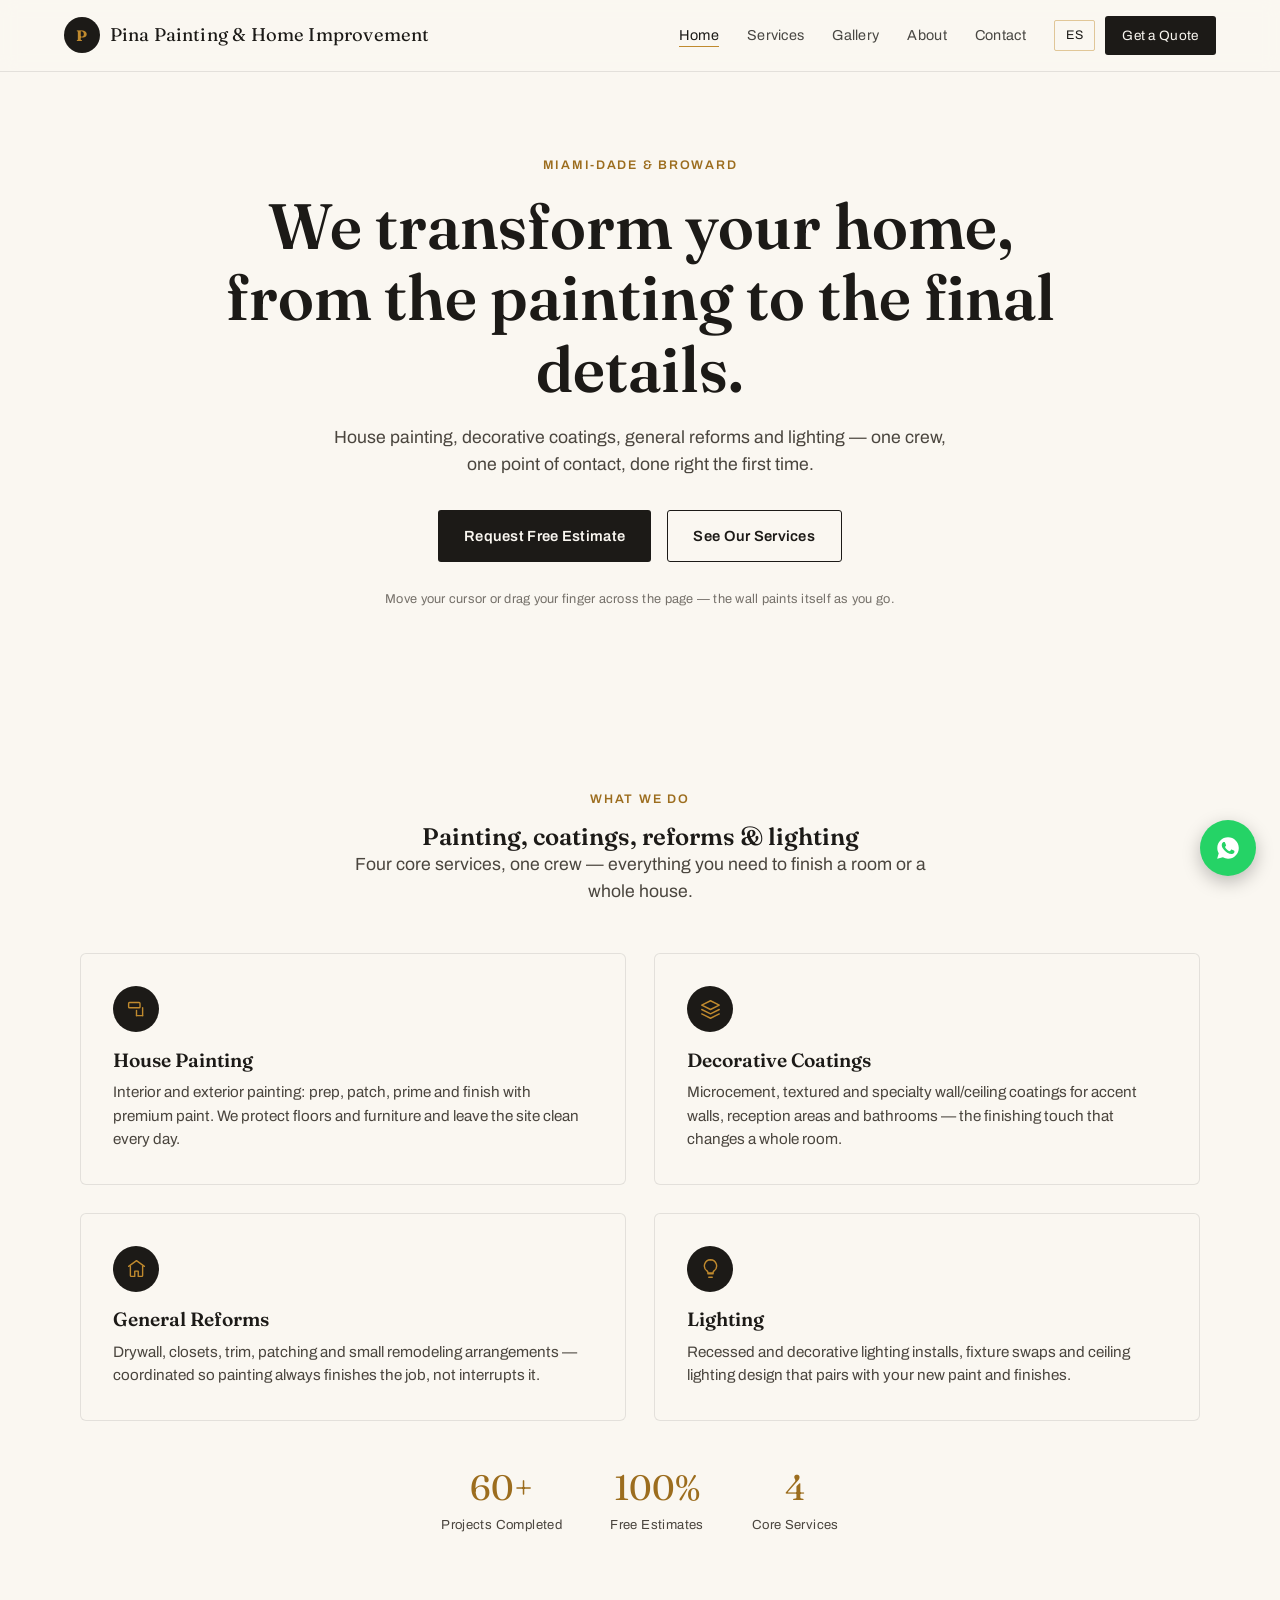
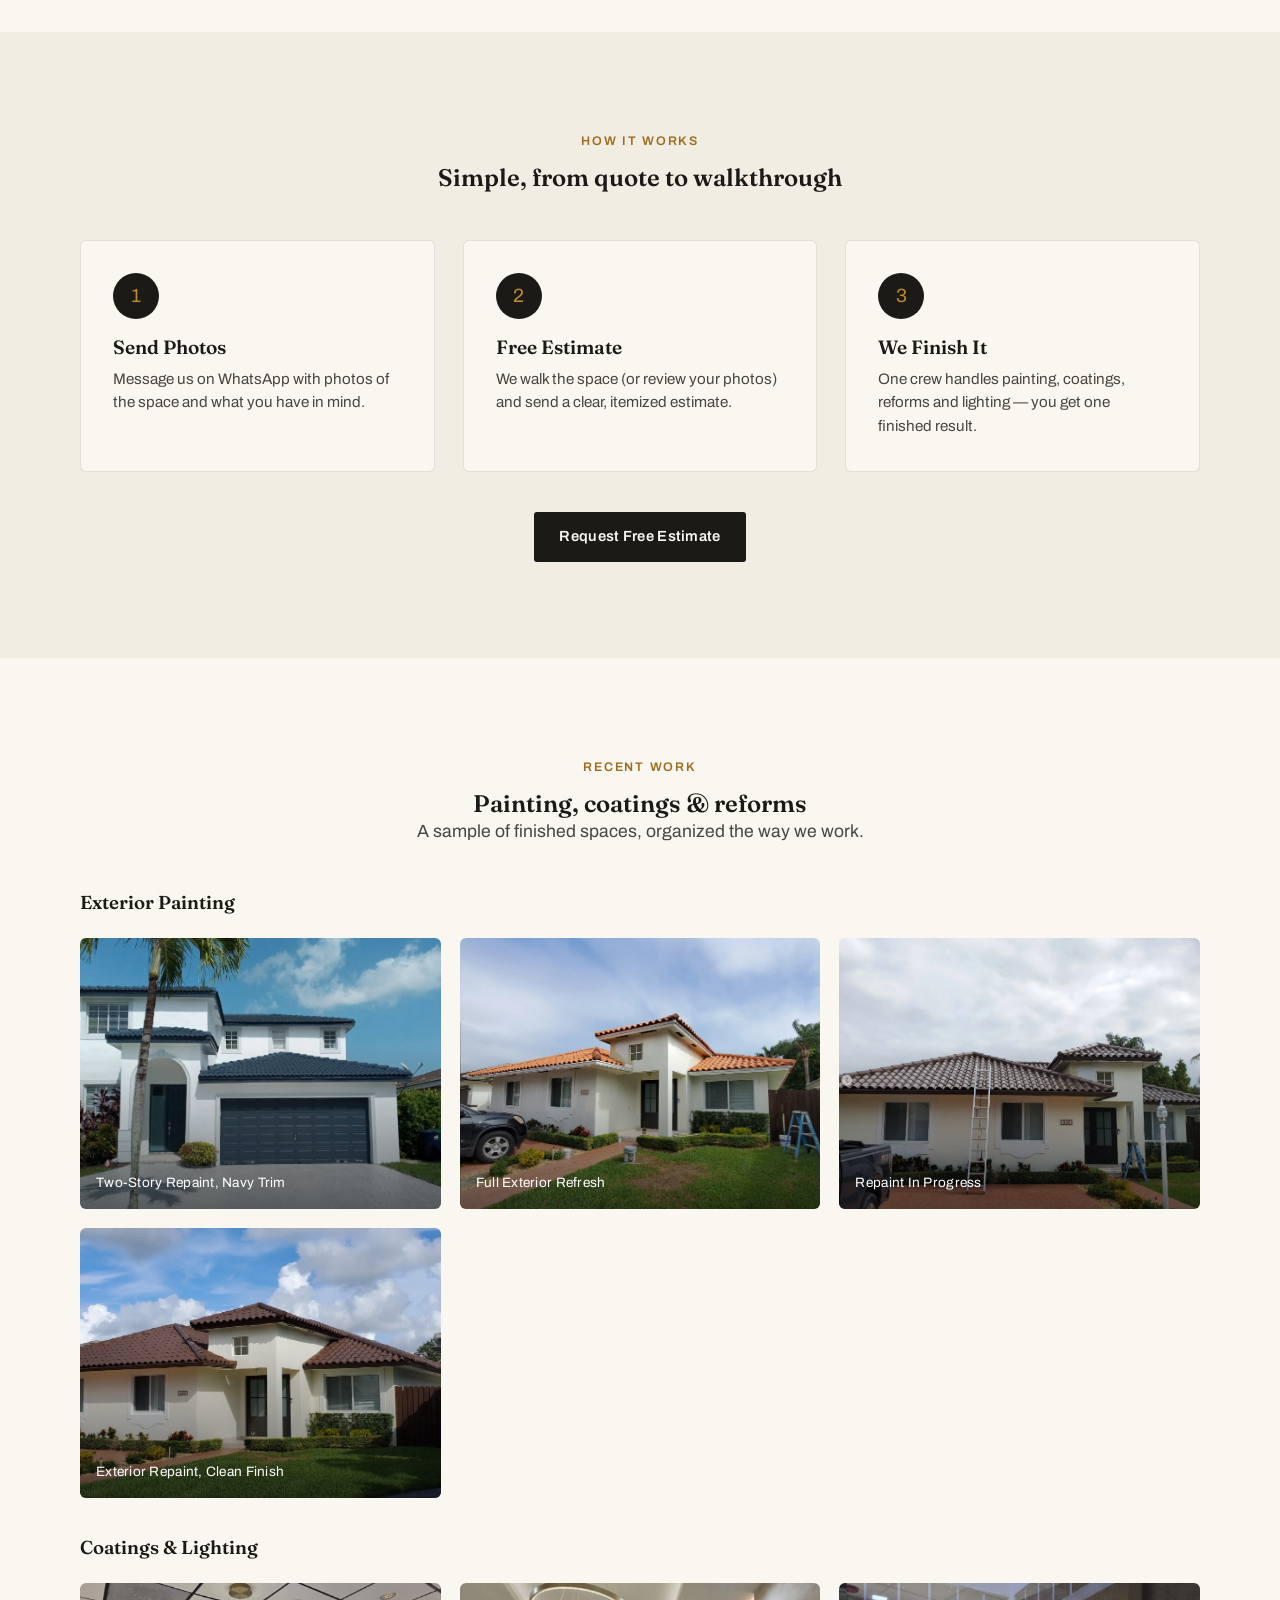
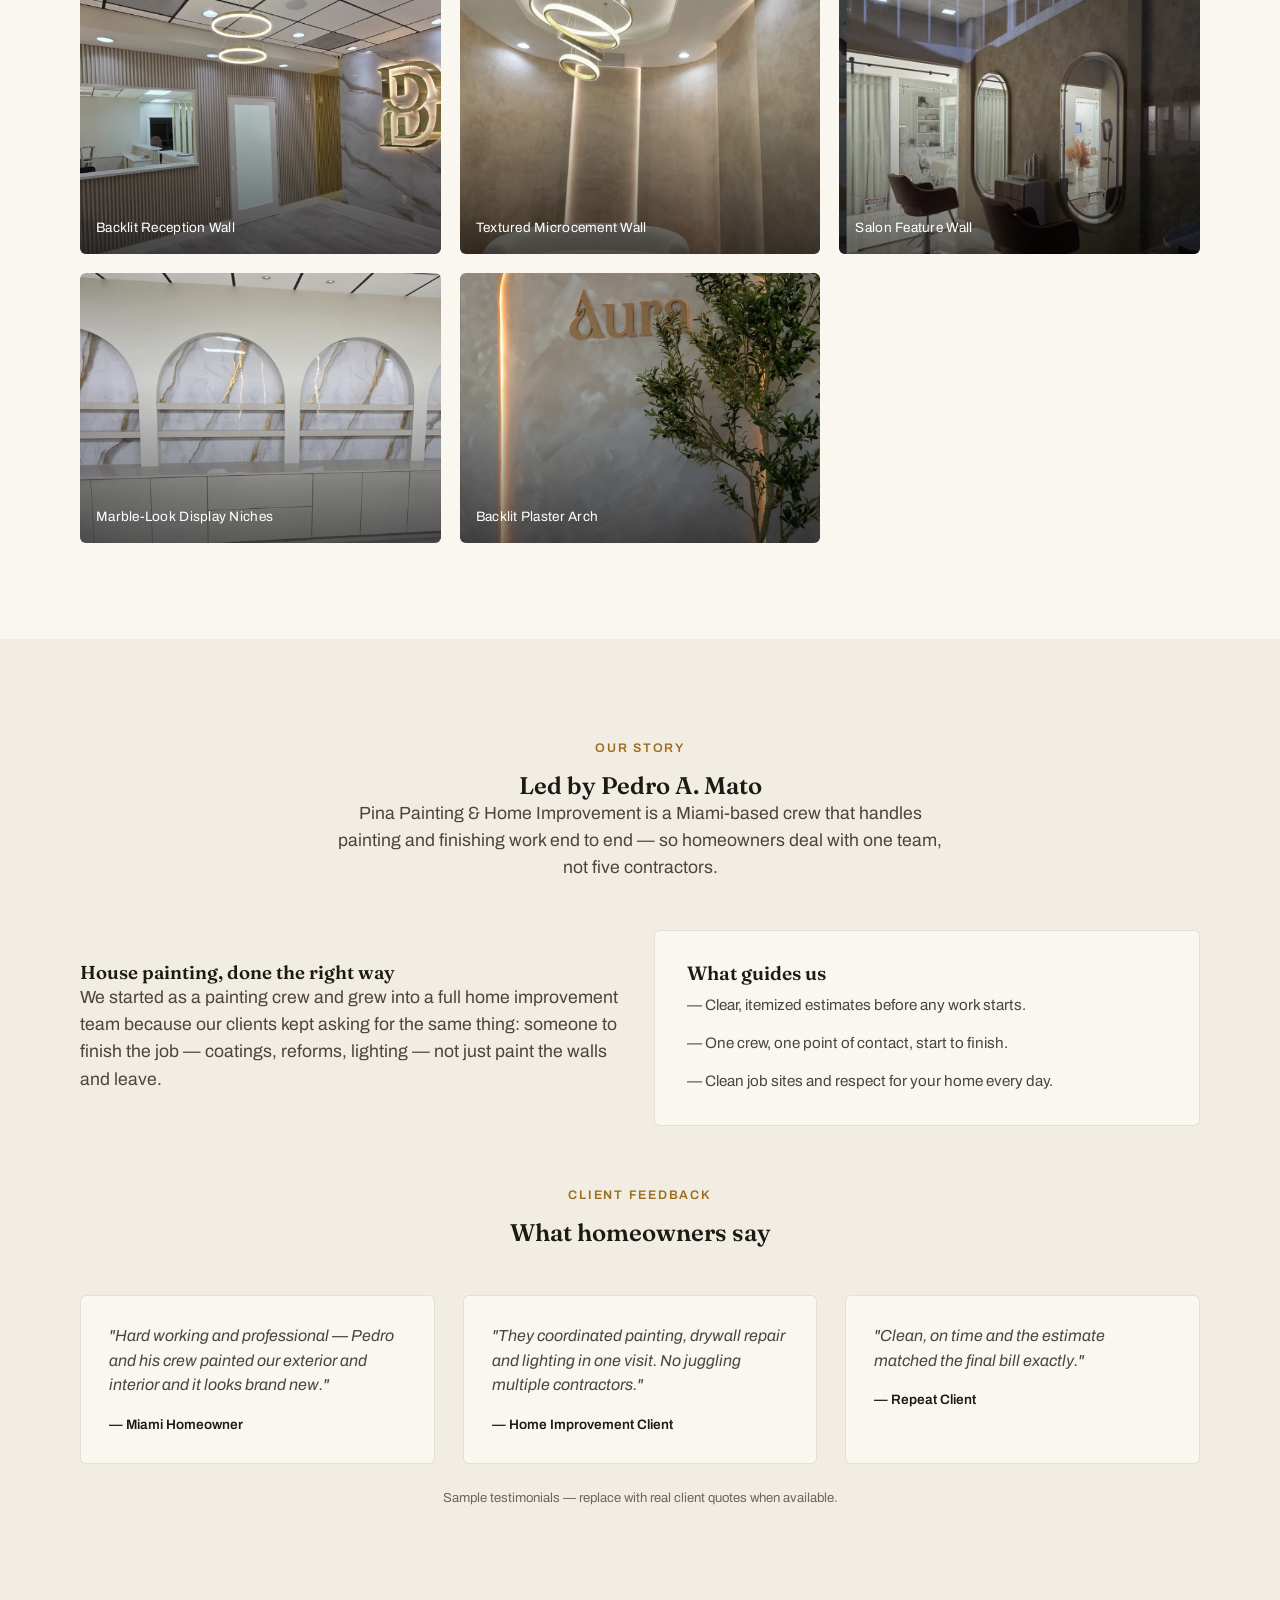
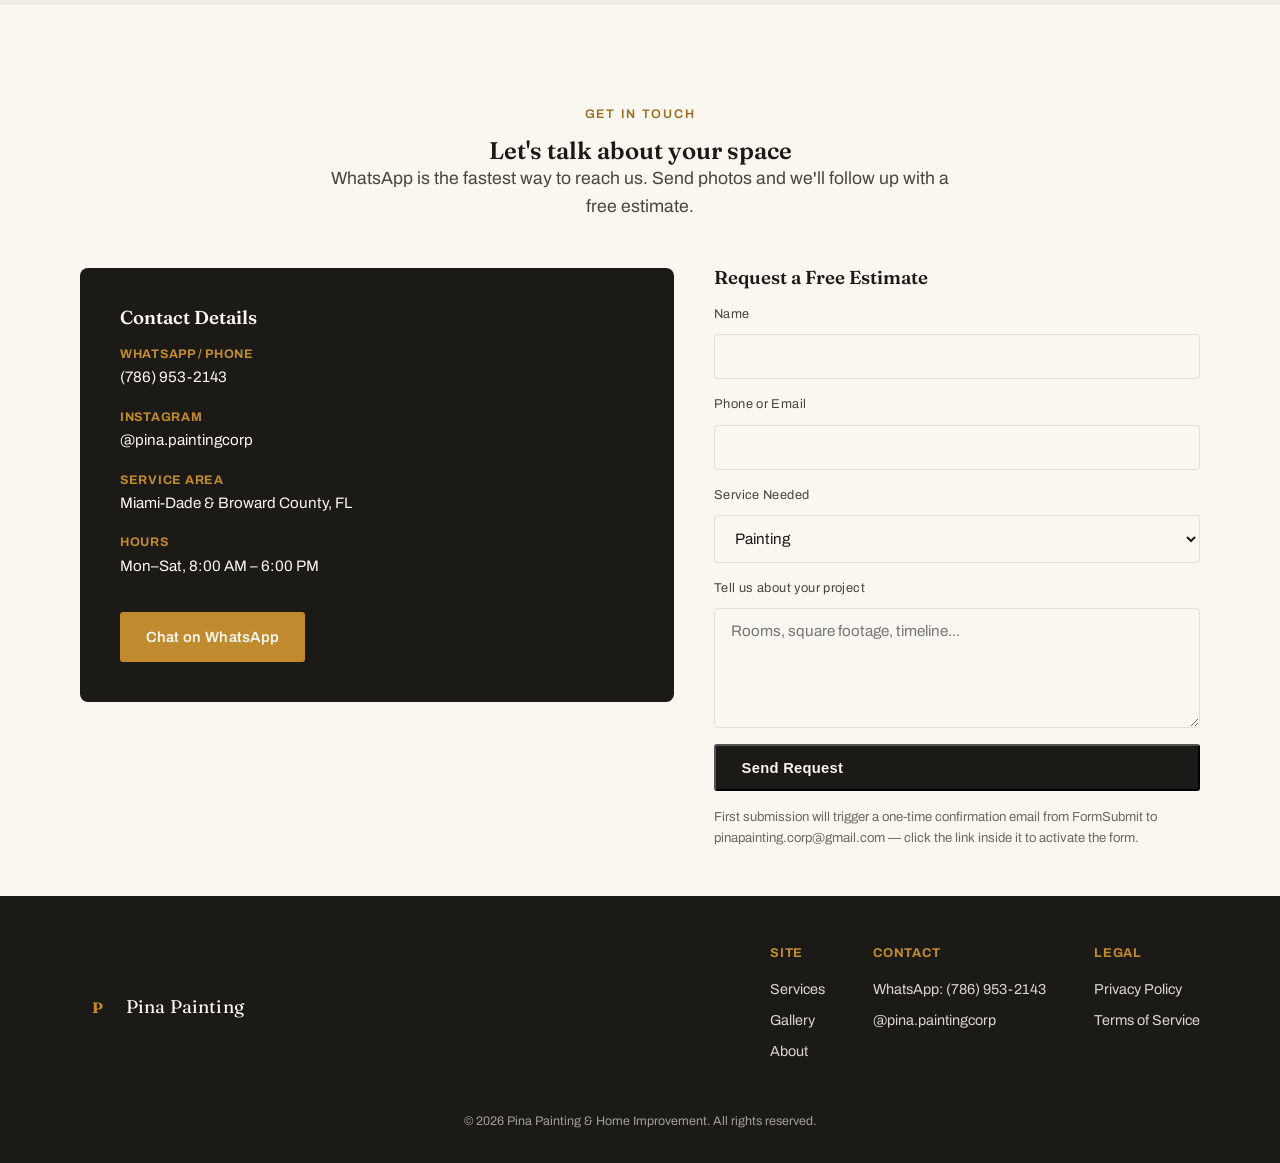
<file: index.html>
<!DOCTYPE html>
<html lang="en" data-lang="en">
<head>
<meta charset="UTF-8">
<meta name="viewport" content="width=device-width, initial-scale=1.0">
<title>Pina Painting & Home Improvement | House Painting, Coatings & Reforms — Miami, FL</title>
<meta name="description" content="Pina Painting & Home Improvement — house painting, decorative coatings, general reforms and lighting in Miami-Dade &amp; Broward. Free estimates on WhatsApp.">
<link rel="icon" href="data:,">
<link href="styles.css" rel="stylesheet">
</head>
<body>

<canvas id="paint-canvas"></canvas>

<nav class="nav">
  <div class="nav-inner">
    <a href="#top" class="brand">
      <span class="brand-mark">P</span>
      <span>Pina Painting <span data-en>& Home Improvement</span><span data-es>y Mejoras del Hogar</span></span>
    </a>
    <button class="nav-toggle" aria-label="Menu"><span></span><span></span><span></span></button>
    <div class="nav-links">
      <a href="#top" data-nav data-en>Home</a><a href="#top" data-nav data-es>Inicio</a>
      <a href="#services" data-nav data-en>Services</a><a href="#services" data-nav data-es>Servicios</a>
      <a href="#gallery" data-nav data-en>Gallery</a><a href="#gallery" data-nav data-es>Galería</a>
      <a href="#about" data-nav data-en>About</a><a href="#about" data-nav data-es>Nosotros</a>
      <a href="#contact" data-nav data-en>Contact</a><a href="#contact" data-nav data-es>Contacto</a>
      <div class="nav-extra">
        <button class="lang-toggle">ES</button>
        <a class="nav-cta" href="https://wa.link/efnrih" target="_blank" rel="noopener"><span data-en>Get a Quote</span><span data-es>Cotizar</span></a>
      </div>
    </div>
  </div>
</nav>

<header class="hero" id="top">
  <span class="eyebrow" data-en>Miami-Dade & Broward</span>
  <span class="eyebrow" data-es>Miami-Dade y Broward</span>
  <h1>
    <span data-en>We transform your home, from the painting to the final details.</span>
    <span data-es>Transformamos tu hogar, desde la pintura hasta los últimos detalles.</span>
  </h1>
  <p class="lead" style="margin-left:auto;margin-right:auto;">
    <span data-en>House painting, decorative coatings, general reforms and lighting — one crew, one point of contact, done right the first time.</span>
    <span data-es>Pintura de casas, coatings decorativos, reformas generales e iluminación — un solo equipo, un solo contacto, bien hecho a la primera.</span>
  </p>
  <div class="hero-actions">
    <a class="btn btn-primary" href="https://wa.link/efnrih" target="_blank" rel="noopener">
      <span data-en>Request Free Estimate</span><span data-es>Cotización Gratis</span>
    </a>
    <a class="btn btn-outline" href="#services">
      <span data-en>See Our Services</span><span data-es>Ver Servicios</span>
    </a>
  </div>
  <p class="hero-hint" data-en>Move your cursor or drag your finger across the page — the wall paints itself as you go.</p>
  <p class="hero-hint" data-es>Mueve el cursor o desliza el dedo por la página — la pared se pinta a tu paso.</p>
</header>

<section id="services">
  <div class="container">
    <div class="section-head">
      <span class="eyebrow" data-en>What We Do</span><span class="eyebrow" data-es>Lo Que Hacemos</span>
      <h2 data-en>Painting, coatings, reforms & lighting</h2>
      <h2 data-es>Pintura, coatings, reformas e iluminación</h2>
      <p class="lead" data-en>Four core services, one crew — everything you need to finish a room or a whole house.</p>
      <p class="lead" data-es>Cuatro servicios principales, un solo equipo — todo lo que necesitas para terminar un cuarto o una casa entera.</p>
    </div>
    <div class="grid-2">
      <div class="card">
        <div class="icon"><svg viewBox="0 0 24 24" fill="none" stroke="currentColor" stroke-width="1.6" stroke-linecap="round" stroke-linejoin="round" width="21" height="21"><rect x="3" y="4" width="13" height="6" rx="1"></rect><line x1="19" y1="10" x2="19" y2="19"></line><line x1="19" y1="19" x2="12" y2="19"></line><line x1="12" y1="19" x2="12" y2="13"></line></svg></div>
        <h3 data-en>House Painting</h3><h3 data-es>Pintura de Casas</h3>
        <p data-en>Interior and exterior painting: prep, patch, prime and finish with premium paint. We protect floors and furniture and leave the site clean every day.</p>
        <p data-es>Pintura interior y exterior: preparación, parcheo, sellado y acabado con pintura de calidad. Protegemos pisos y muebles y dejamos el área limpia cada día.</p>
      </div>
      <div class="card">
        <div class="icon"><svg viewBox="0 0 24 24" fill="none" stroke="currentColor" stroke-width="1.6" stroke-linecap="round" stroke-linejoin="round" width="21" height="21"><polygon points="12 2 2 7 12 12 22 7 12 2"></polygon><polyline points="2 17 12 22 22 17"></polyline><polyline points="2 12 12 17 22 12"></polyline></svg></div>
        <h3 data-en>Decorative Coatings</h3><h3 data-es>Coatings Decorativos</h3>
        <p data-en>Microcement, textured and specialty wall/ceiling coatings for accent walls, reception areas and bathrooms — the finishing touch that changes a whole room.</p>
        <p data-es>Microcemento, texturas y coatings especiales para paredes/techos — paredes de acento, recepciones y baños. El detalle que transforma un ambiente completo.</p>
      </div>
      <div class="card">
        <div class="icon"><svg viewBox="0 0 24 24" fill="none" stroke="currentColor" stroke-width="1.6" stroke-linecap="round" stroke-linejoin="round" width="21" height="21"><path d="M3 9.5 12 3l9 6.5"></path><path d="M5 9.5V20a1 1 0 0 0 1 1h4v-6h4v6h4a1 1 0 0 0 1-1V9.5"></path></svg></div>
        <h3 data-en>General Reforms</h3><h3 data-es>Reformas Generales</h3>
        <p data-en>Drywall, closets, trim, patching and small remodeling arrangements — coordinated so painting always finishes the job, not interrupts it.</p>
        <p data-es>Drywall, closets, molduras, parcheo y arreglos generales de remodelación — coordinados para que la pintura cierre el proyecto, no lo interrumpa.</p>
      </div>
      <div class="card">
        <div class="icon"><svg viewBox="0 0 24 24" fill="none" stroke="currentColor" stroke-width="1.6" stroke-linecap="round" stroke-linejoin="round" width="21" height="21"><path d="M9 18h6"></path><path d="M10 22h4"></path><path d="M12 2a7 7 0 0 0-4 12.7c.6.5 1 1.2 1 2v.3h6v-.3c0-.8.4-1.5 1-2A7 7 0 0 0 12 2z"></path></svg></div>
        <h3 data-en>Lighting</h3><h3 data-es>Iluminación</h3>
        <p data-en>Recessed and decorative lighting installs, fixture swaps and ceiling lighting design that pairs with your new paint and finishes.</p>
        <p data-es>Instalación de iluminación empotrada y decorativa, cambio de accesorios y diseño de iluminación de techo a juego con tu pintura y acabados nuevos.</p>
      </div>
    </div>
    <div class="stat-row">
      <div class="stat"><div class="num">60+</div><div class="label" data-en>Projects Completed</div><div class="label" data-es>Proyectos Completados</div></div>
      <div class="stat"><div class="num">100%</div><div class="label" data-en>Free Estimates</div><div class="label" data-es>Cotizaciones Gratis</div></div>
      <div class="stat"><div class="num">4</div><div class="label" data-en>Core Services</div><div class="label" data-es>Servicios Principales</div></div>
    </div>
  </div>
</section>

<section class="section-alt">
  <div class="container">
    <div class="section-head">
      <span class="eyebrow" data-en>How It Works</span><span class="eyebrow" data-es>Cómo Funciona</span>
      <h2 data-en>Simple, from quote to walkthrough</h2>
      <h2 data-es>Simple, de la cotización a la entrega</h2>
    </div>
    <div class="grid-3">
      <div class="card">
        <div class="icon">1</div>
        <h3 data-en>Send Photos</h3><h3 data-es>Envía Fotos</h3>
        <p data-en>Message us on WhatsApp with photos of the space and what you have in mind.</p>
        <p data-es>Escríbenos por WhatsApp con fotos del espacio y lo que tienes en mente.</p>
      </div>
      <div class="card">
        <div class="icon">2</div>
        <h3 data-en>Free Estimate</h3><h3 data-es>Cotización Gratis</h3>
        <p data-en>We walk the space (or review your photos) and send a clear, itemized estimate.</p>
        <p data-es>Visitamos el espacio (o revisamos tus fotos) y enviamos una cotización clara y detallada.</p>
      </div>
      <div class="card">
        <div class="icon">3</div>
        <h3 data-en>We Finish It</h3><h3 data-es>Lo Terminamos</h3>
        <p data-en>One crew handles painting, coatings, reforms and lighting — you get one finished result.</p>
        <p data-es>Un solo equipo se encarga de pintura, coatings, reformas e iluminación — obtienes un resultado terminado.</p>
      </div>
    </div>
    <div style="text-align:center;margin-top:2.5rem;">
      <a class="btn btn-primary" href="https://wa.link/efnrih" target="_blank" rel="noopener"><span data-en>Request Free Estimate</span><span data-es>Cotización Gratis</span></a>
    </div>
  </div>
</section>

<section id="gallery">
  <div class="container">
    <div class="section-head">
      <span class="eyebrow" data-en>Recent Work</span><span class="eyebrow" data-es>Trabajos Recientes</span>
      <h2 data-en>Painting, coatings & reforms</h2>
      <h2 data-es>Pintura, coatings y reformas</h2>
      <p class="lead" data-en>A sample of finished spaces, organized the way we work.</p>
      <p class="lead" data-es>Una muestra de espacios terminados, organizados como trabajamos.</p>
    </div>

    <div class="section-head" style="text-align:left;max-width:none;margin-bottom:1.5rem;">
      <h3 data-en>Exterior Painting</h3><h3 data-es>Pintura Exterior</h3>
    </div>
    <div class="gallery-grid">
      <div class="gallery-item" style="background-image:url('images/exterior-repaint-navy.png');"><span data-en>Two-Story Repaint, Navy Trim</span><span data-es>Repintado de Dos Pisos, Detalles Marino</span></div>
      <div class="gallery-item" style="background-image:url('images/exterior-repaint-terracotta.png');"><span data-en>Full Exterior Refresh</span><span data-es>Refresco Exterior Completo</span></div>
      <div class="gallery-item" style="background-image:url('images/exterior-repaint-progress.png');"><span data-en>Repaint In Progress</span><span data-es>Repintado en Proceso</span></div>
      <div class="gallery-item" style="background-image:url('images/exterior-repaint-brown-roof.png');"><span data-en>Exterior Repaint, Clean Finish</span><span data-es>Repintado Exterior, Acabado Limpio</span></div>
    </div>

    <div class="section-head" style="text-align:left;max-width:none;margin:2.5rem 0 1.5rem;">
      <h3 data-en>Coatings & Lighting</h3><h3 data-es>Coatings e Iluminación</h3>
    </div>
    <div class="gallery-grid">
      <div class="gallery-item" style="background-image:url('images/coating-reception-wall-1.png');"><span data-en>Backlit Reception Wall</span><span data-es>Pared de Recepción Iluminada</span></div>
      <div class="gallery-item" style="background-image:url('images/coating-textured-wall.png');"><span data-en>Textured Microcement Wall</span><span data-es>Pared de Microcemento Texturizado</span></div>
      <div class="gallery-item" style="background-image:url('images/coating-salon-wall.png');"><span data-en>Salon Feature Wall</span><span data-es>Pared Decorativa de Salón</span></div>
      <div class="gallery-item" style="background-image:url('images/coating-marble-niches.png');"><span data-en>Marble-Look Display Niches</span><span data-es>Nichos con Acabado Mármol</span></div>
      <div class="gallery-item" style="background-image:url('images/coating-backlit-arch.png');"><span data-en>Backlit Plaster Arch</span><span data-es>Arco de Yeso Iluminado</span></div>
    </div>
  </div>
</section>

<section id="about" class="section-alt">
  <div class="container">
    <div class="section-head">
      <span class="eyebrow" data-en>Our Story</span><span class="eyebrow" data-es>Nuestra Historia</span>
      <h2 data-en>Led by Pedro A. Mato</h2>
      <h2 data-es>Liderado por Pedro A. Mato</h2>
      <p class="lead" data-en>Pina Painting & Home Improvement is a Miami-based crew that handles painting and finishing work end to end — so homeowners deal with one team, not five contractors.</p>
      <p class="lead" data-es>Pina Painting & Home Improvement es un equipo con base en Miami que se encarga de la pintura y los acabados de principio a fin — para que el dueño trate con un solo equipo y no con cinco contratistas.</p>
    </div>
    <div class="grid-2" style="align-items:center;margin-bottom:3.5rem;">
      <div>
        <h3 data-en>House painting, done the right way</h3>
        <h3 data-es>Pintura de casas, hecha como se debe</h3>
        <p class="lead" data-en>We started as a painting crew and grew into a full home improvement team because our clients kept asking for the same thing: someone to finish the job — coatings, reforms, lighting — not just paint the walls and leave.</p>
        <p class="lead" data-es>Empezamos como equipo de pintura y crecimos hasta ser un equipo completo de mejoras del hogar porque nuestros clientes pedían lo mismo: alguien que terminara el trabajo — coatings, reformas, iluminación — no solo pintar y desaparecer.</p>
      </div>
      <div class="card">
        <h3 data-en>What guides us</h3><h3 data-es>Lo que nos guía</h3>
        <p style="margin-bottom:0.9rem;color:var(--ink-soft);" data-en>— Clear, itemized estimates before any work starts.</p>
        <p style="margin-bottom:0.9rem;color:var(--ink-soft);" data-es>— Cotizaciones claras y detalladas antes de empezar.</p>
        <p style="margin-bottom:0.9rem;color:var(--ink-soft);" data-en>— One crew, one point of contact, start to finish.</p>
        <p style="margin-bottom:0.9rem;color:var(--ink-soft);" data-es>— Un solo equipo, un solo contacto, de inicio a fin.</p>
        <p style="color:var(--ink-soft);" data-en>— Clean job sites and respect for your home every day.</p>
        <p style="color:var(--ink-soft);" data-es>— Áreas de trabajo limpias y respeto por tu casa cada día.</p>
      </div>
    </div>

    <div class="section-head">
      <span class="eyebrow" data-en>Client Feedback</span><span class="eyebrow" data-es>Opiniones de Clientes</span>
      <h2 data-en>What homeowners say</h2>
      <h2 data-es>Lo que dicen los clientes</h2>
    </div>
    <div class="grid-3">
      <div class="quote-card">
        <p data-en>"Hard working and professional — Pedro and his crew painted our exterior and interior and it looks brand new."</p>
        <p data-es>"Trabajadores y profesionales — Pedro y su equipo pintaron el exterior e interior de la casa y quedó como nueva."</p>
        <div class="who" data-en>— Miami Homeowner</div>
        <div class="who" data-es>— Cliente en Miami</div>
      </div>
      <div class="quote-card">
        <p data-en>"They coordinated painting, drywall repair and lighting in one visit. No juggling multiple contractors."</p>
        <p data-es>"Coordinaron pintura, reparación de drywall e iluminación en una sola visita. Sin tener que lidiar con varios contratistas."</p>
        <div class="who" data-en>— Home Improvement Client</div>
        <div class="who" data-es>— Cliente de Mejoras del Hogar</div>
      </div>
      <div class="quote-card">
        <p data-en>"Clean, on time and the estimate matched the final bill exactly."</p>
        <p data-es>"Limpios, puntuales y la cotización coincidió exactamente con la factura final."</p>
        <div class="who" data-en>— Repeat Client</div>
        <div class="who" data-es>— Cliente Recurrente</div>
      </div>
    </div>
    <p class="placeholder-note" data-en>Sample testimonials — replace with real client quotes when available.</p>
    <p class="placeholder-note" data-es>Testimonios de ejemplo — reemplazar con opiniones reales de clientes cuando estén disponibles.</p>
  </div>
</section>

<section id="contact" style="padding-bottom:3rem;">
  <div class="container">
    <div class="section-head">
      <span class="eyebrow" data-en>Get In Touch</span><span class="eyebrow" data-es>Contáctanos</span>
      <h2 data-en>Let's talk about your space</h2>
      <h2 data-es>Hablemos de tu espacio</h2>
      <p class="lead" data-en>WhatsApp is the fastest way to reach us. Send photos and we'll follow up with a free estimate.</p>
      <p class="lead" data-es>WhatsApp es la forma más rápida de contactarnos. Envía fotos y te respondemos con una cotización gratis.</p>
    </div>
    <div class="contact-wrap">
      <div>
        <div class="contact-info-card">
          <h3 data-en>Contact Details</h3><h3 data-es>Datos de Contacto</h3>
          <div class="contact-line">
            <div>
              <b data-en>WhatsApp / Phone</b><b data-es>WhatsApp / Teléfono</b>
              <a href="https://wa.link/efnrih" target="_blank" rel="noopener">(786) 953-2143</a>
            </div>
          </div>
          <div class="contact-line">
            <div>
              <b>Instagram</b>
              <a href="https://www.instagram.com/pina.paintingcorp/" target="_blank" rel="noopener">@pina.paintingcorp</a>
            </div>
          </div>
          <div class="contact-line">
            <div>
              <b data-en>Service Area</b><b data-es>Área de Servicio</b>
              <span data-en>Miami-Dade &amp; Broward County, FL</span>
              <span data-es>Miami-Dade y Broward, FL</span>
            </div>
          </div>
          <div class="contact-line">
            <div>
              <b data-en>Hours</b><b data-es>Horario</b>
              <span data-en>Mon–Sat, 8:00 AM – 6:00 PM</span>
              <span data-es>Lun–Sáb, 8:00 AM – 6:00 PM</span>
            </div>
          </div>
          <a class="btn btn-primary" style="margin-top:1rem;background:var(--gold);" href="https://wa.link/efnrih" target="_blank" rel="noopener">
            <span data-en>Chat on WhatsApp</span><span data-es>Chatear por WhatsApp</span>
          </a>
        </div>
      </div>

      <div>
        <h3 style="margin-bottom:1rem;" data-en>Request a Free Estimate</h3>
        <h3 style="margin-bottom:1rem;" data-es>Solicita tu Cotización Gratis</h3>
        <form class="quote-form" action="https://formsubmit.co/pinapainting.corp@gmail.com" method="POST">
          <input type="hidden" name="_subject" value="New estimate request — Pina Painting website">
          <input type="hidden" name="_template" value="table">
          <input type="hidden" name="_captcha" value="false">
          <label data-en>Name</label><label data-es>Nombre</label>
          <input type="text" name="name" required>

          <label data-en>Phone or Email</label><label data-es>Teléfono o Correo</label>
          <input type="text" name="contact" required>

          <label data-en>Service Needed</label><label data-es>Servicio Necesitado</label>
          <select name="service" class="i18n-select">
            <option value="Painting" data-i18n-en="Painting" data-i18n-es="Pintura">Painting</option>
            <option value="Coatings" data-i18n-en="Coatings" data-i18n-es="Coatings">Coatings</option>
            <option value="Reforms" data-i18n-en="Reforms" data-i18n-es="Reformas">Reforms</option>
            <option value="Lighting" data-i18n-en="Lighting" data-i18n-es="Iluminación">Lighting</option>
            <option value="Not Sure Yet" data-i18n-en="Not Sure Yet" data-i18n-es="Aún No Sé">Not Sure Yet</option>
          </select>

          <label data-en>Tell us about your project</label><label data-es>Cuéntanos sobre tu proyecto</label>
          <textarea name="message" class="i18n-placeholder" data-i18n-en="Rooms, square footage, timeline..." data-i18n-es="Cuartos, tamaño, fecha estimada..." placeholder="Rooms, square footage, timeline..."></textarea>

          <button class="btn btn-primary" type="submit"><span data-en>Send Request</span><span data-es>Enviar Solicitud</span></button>
        </form>
        <p class="placeholder-note" style="text-align:left;margin-top:1rem;" data-en>First submission will trigger a one-time confirmation email from FormSubmit to pinapainting.corp@gmail.com — click the link inside it to activate the form.</p>
        <p class="placeholder-note" style="text-align:left;margin-top:1rem;" data-es>El primer envío disparará un correo de confirmación único de FormSubmit a pinapainting.corp@gmail.com — hay que abrir ese enlace para activar el formulario.</p>
      </div>
    </div>
  </div>
</section>

<footer>
  <div class="footer-inner">
    <a href="#top" class="brand"><span class="brand-mark">P</span><span>Pina Painting</span></a>
    <div class="cols">
      <div class="col">
        <h4 data-en>Site</h4><h4 data-es>Sitio</h4>
        <a href="#services" data-en>Services</a><a href="#services" data-es>Servicios</a>
        <a href="#gallery" data-en>Gallery</a><a href="#gallery" data-es>Galería</a>
        <a href="#about" data-en>About</a><a href="#about" data-es>Nosotros</a>
      </div>
      <div class="col">
        <h4 data-en>Contact</h4><h4 data-es>Contacto</h4>
        <a href="https://wa.link/efnrih" target="_blank" rel="noopener">WhatsApp: (786) 953-2143</a>
        <a href="https://www.instagram.com/pina.paintingcorp/" target="_blank" rel="noopener">@pina.paintingcorp</a>
      </div>
      <div class="col">
        <h4 data-en>Legal</h4><h4 data-es>Legal</h4>
        <a href="privacy.html" data-en>Privacy Policy</a><a href="privacy.html" data-es>Política de Privacidad</a>
        <a href="terms.html" data-en>Terms of Service</a><a href="terms.html" data-es>Términos de Servicio</a>
      </div>
    </div>
  </div>
  <p class="footer-bottom">© 2026 Pina Painting & Home Improvement. <span data-en>All rights reserved.</span><span data-es>Todos los derechos reservados.</span></p>
</footer>

<a class="wa-float" href="https://wa.link/efnrih" target="_blank" rel="noopener" aria-label="WhatsApp">
  <svg viewBox="0 0 24 24" fill="currentColor" width="26" height="26"><path d="M12.04 2C6.58 2 2.13 6.45 2.13 11.91c0 1.75.46 3.45 1.32 4.95L2 22l5.25-1.38a9.9 9.9 0 0 0 4.79 1.22h.01c5.46 0 9.91-4.45 9.91-9.91C21.96 6.45 17.5 2 12.04 2zm5.8 14.13c-.24.68-1.4 1.32-1.93 1.4-.5.08-1.13.11-1.83-.11-.42-.14-.96-.32-1.66-.62-2.93-1.26-4.84-4.22-4.98-4.42-.14-.2-1.19-1.58-1.19-3.02 0-1.44.75-2.14 1.02-2.44.27-.29.58-.36.78-.36.19 0 .39 0 .56.01.18.01.42-.07.66.5.24.58.82 2 .89 2.15.07.15.12.32.02.52-.1.2-.15.32-.29.49-.15.17-.31.38-.44.51-.15.15-.3.31-.13.6.17.29.75 1.24 1.62 2.01 1.11 1 2.05 1.31 2.34 1.46.29.15.46.13.63-.08.17-.2.71-.83.9-1.11.19-.29.38-.24.63-.14.26.1 1.65.78 1.93.92.29.15.48.22.55.34.07.13.07.75-.17 1.43z"></path></svg>
</a>

<script src="paint-reveal.js"></script>
<script src="site.js"></script>
</body>
</html>
</file>
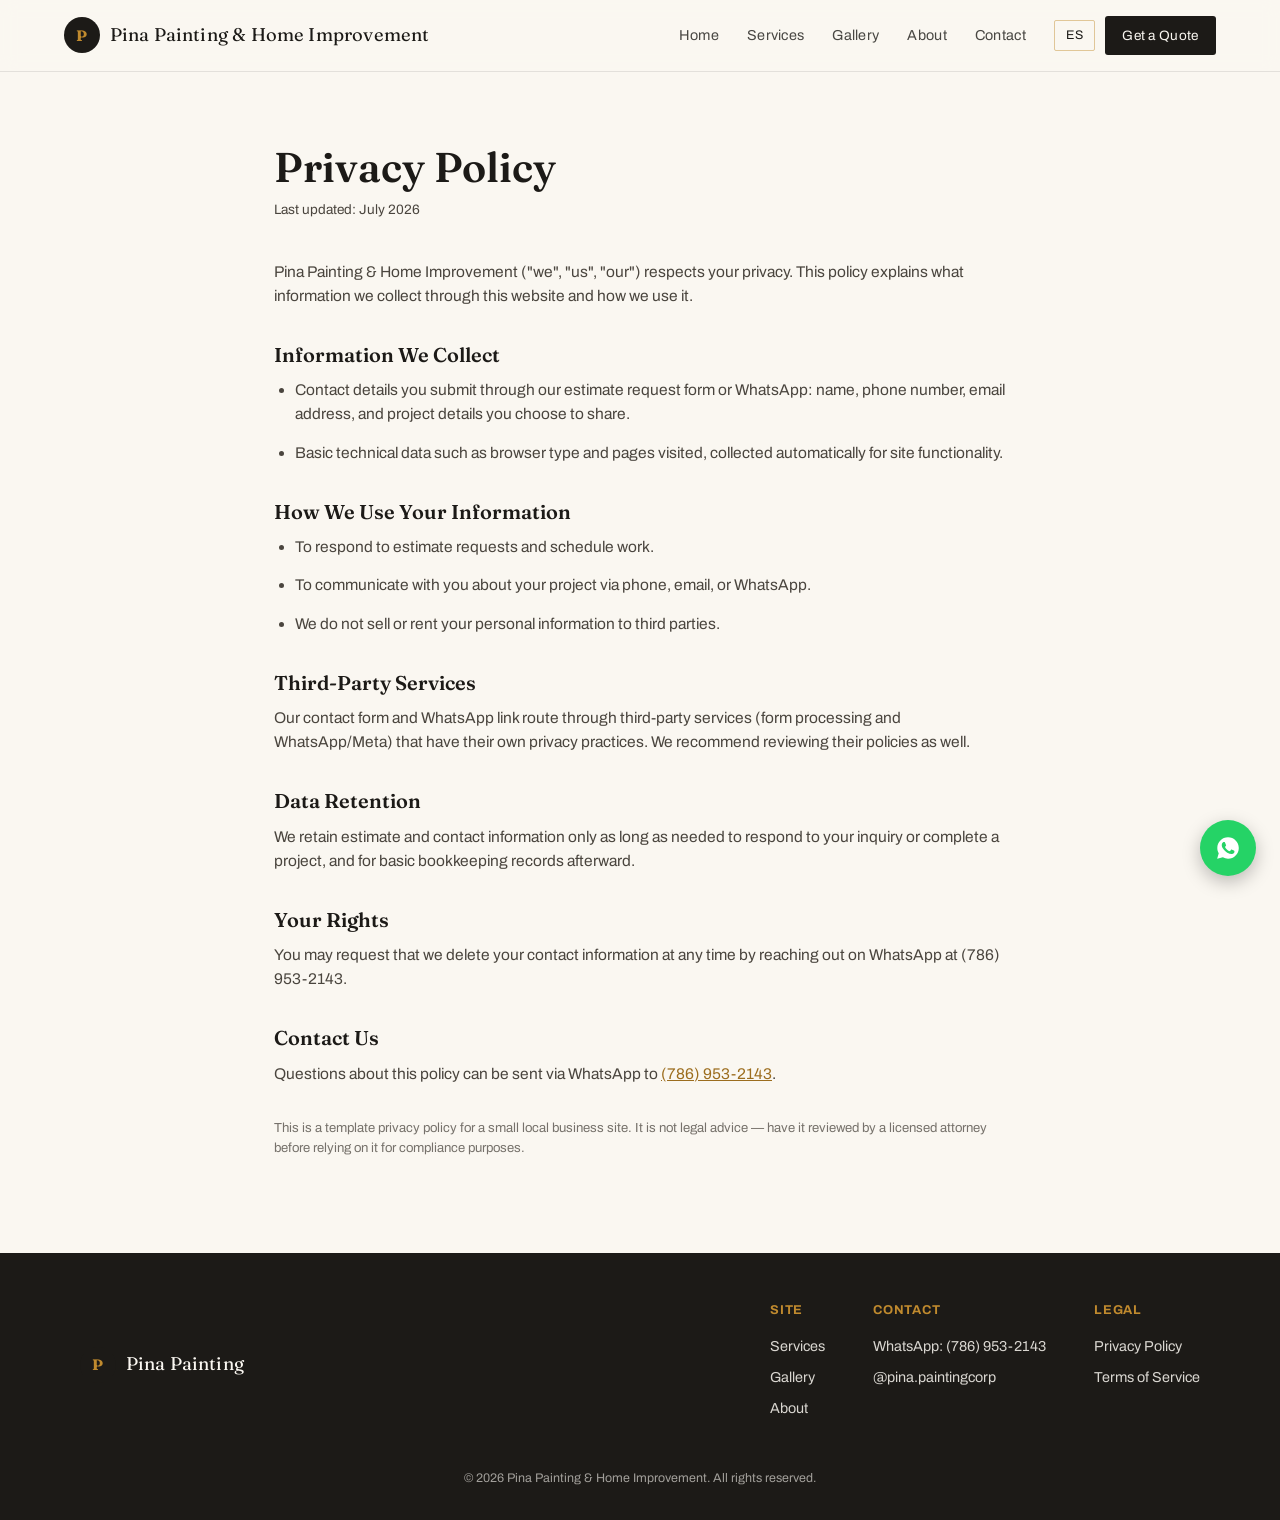
<file: privacy.html>
<!DOCTYPE html>
<html lang="en" data-lang="en">
<head>
<meta charset="UTF-8">
<meta name="viewport" content="width=device-width, initial-scale=1.0">
<title>Privacy Policy | Pina Painting & Home Improvement</title>
<meta name="description" content="Privacy Policy for Pina Painting & Home Improvement.">
<meta name="robots" content="noindex">
<link rel="icon" href="data:,">
<link href="styles.css" rel="stylesheet">
<style>
  .legal { max-width: 780px; margin: 0 auto; padding: 9rem 1.5rem 5rem; position: relative; z-index: 1; }
  .legal h1 { font-size: clamp(1.9rem, 4vw, 2.6rem); margin-bottom: 0.5rem; }
  .legal .updated { color: var(--ink-soft); font-size: 0.85rem; margin-bottom: 2.5rem; }
  .legal h2 { font-size: 1.25rem; margin: 2.25rem 0 0.75rem; }
  .legal p, .legal li { color: var(--ink-soft); font-size: 0.97rem; margin-bottom: 0.9rem; }
  .legal ul { padding-left: 1.3rem; }
  .legal a.inline { color: var(--gold-deep); text-decoration: underline; }
</style>
</head>
<body>

<canvas id="paint-canvas"></canvas>

<nav class="nav">
  <div class="nav-inner">
    <a href="index.html" class="brand">
      <span class="brand-mark">P</span>
      <span>Pina Painting <span data-en>& Home Improvement</span><span data-es>y Mejoras del Hogar</span></span>
    </a>
    <button class="nav-toggle" aria-label="Menu"><span></span><span></span><span></span></button>
    <div class="nav-links">
      <a href="index.html#top" data-en>Home</a><a href="index.html#top" data-es>Inicio</a>
      <a href="index.html#services" data-en>Services</a><a href="index.html#services" data-es>Servicios</a>
      <a href="index.html#gallery" data-en>Gallery</a><a href="index.html#gallery" data-es>Galería</a>
      <a href="index.html#about" data-en>About</a><a href="index.html#about" data-es>Nosotros</a>
      <a href="index.html#contact" data-en>Contact</a><a href="index.html#contact" data-es>Contacto</a>
      <div class="nav-extra">
        <button class="lang-toggle">ES</button>
        <a class="nav-cta" href="https://wa.link/efnrih" target="_blank" rel="noopener"><span data-en>Get a Quote</span><span data-es>Cotizar</span></a>
      </div>
    </div>
  </div>
</nav>

<main class="legal">
  <div data-en>
    <h1>Privacy Policy</h1>
    <p class="updated">Last updated: July 2026</p>

    <p>Pina Painting & Home Improvement ("we", "us", "our") respects your privacy. This policy explains what information we collect through this website and how we use it.</p>

    <h2>Information We Collect</h2>
    <ul>
      <li>Contact details you submit through our estimate request form or WhatsApp: name, phone number, email address, and project details you choose to share.</li>
      <li>Basic technical data such as browser type and pages visited, collected automatically for site functionality.</li>
    </ul>

    <h2>How We Use Your Information</h2>
    <ul>
      <li>To respond to estimate requests and schedule work.</li>
      <li>To communicate with you about your project via phone, email, or WhatsApp.</li>
      <li>We do not sell or rent your personal information to third parties.</li>
    </ul>

    <h2>Third-Party Services</h2>
    <p>Our contact form and WhatsApp link route through third-party services (form processing and WhatsApp/Meta) that have their own privacy practices. We recommend reviewing their policies as well.</p>

    <h2>Data Retention</h2>
    <p>We retain estimate and contact information only as long as needed to respond to your inquiry or complete a project, and for basic bookkeeping records afterward.</p>

    <h2>Your Rights</h2>
    <p>You may request that we delete your contact information at any time by reaching out on WhatsApp at (786) 953-2143.</p>

    <h2>Contact Us</h2>
    <p>Questions about this policy can be sent via WhatsApp to <a class="inline" href="https://wa.link/efnrih" target="_blank" rel="noopener">(786) 953-2143</a>.</p>

    <p style="margin-top:2rem;font-size:0.82rem;opacity:0.75;">This is a template privacy policy for a small local business site. It is not legal advice — have it reviewed by a licensed attorney before relying on it for compliance purposes.</p>
  </div>

  <div data-es>
    <h1>Política de Privacidad</h1>
    <p class="updated">Última actualización: julio 2026</p>

    <p>Pina Painting & Home Improvement ("nosotros") respeta tu privacidad. Esta política explica qué información recopilamos a través de este sitio web y cómo la usamos.</p>

    <h2>Información Que Recopilamos</h2>
    <ul>
      <li>Datos de contacto que envías a través de nuestro formulario de cotización o WhatsApp: nombre, teléfono, correo electrónico y detalles del proyecto que decidas compartir.</li>
      <li>Datos técnicos básicos como tipo de navegador y páginas visitadas, recopilados automáticamente para el funcionamiento del sitio.</li>
    </ul>

    <h2>Cómo Usamos Tu Información</h2>
    <ul>
      <li>Para responder solicitudes de cotización y coordinar trabajos.</li>
      <li>Para comunicarnos contigo sobre tu proyecto por teléfono, correo o WhatsApp.</li>
      <li>No vendemos ni alquilamos tu información personal a terceros.</li>
    </ul>

    <h2>Servicios de Terceros</h2>
    <p>Nuestro formulario de contacto y el enlace de WhatsApp pasan por servicios de terceros (procesamiento de formularios y WhatsApp/Meta) que tienen sus propias políticas de privacidad. Te recomendamos revisarlas también.</p>

    <h2>Retención de Datos</h2>
    <p>Conservamos tu información de contacto y cotización solo el tiempo necesario para responder tu consulta o completar un proyecto, y para registros contables básicos después.</p>

    <h2>Tus Derechos</h2>
    <p>Puedes solicitar que eliminemos tu información de contacto en cualquier momento escribiéndonos por WhatsApp al (786) 953-2143.</p>

    <h2>Contáctanos</h2>
    <p>Preguntas sobre esta política pueden enviarse por WhatsApp al <a class="inline" href="https://wa.link/efnrih" target="_blank" rel="noopener">(786) 953-2143</a>.</p>

    <p style="margin-top:2rem;font-size:0.82rem;opacity:0.75;">Esta es una política de privacidad modelo para el sitio de un negocio local. No constituye asesoría legal — hazla revisar por un abogado con licencia antes de basarte en ella para fines de cumplimiento.</p>
  </div>
</main>

<footer>
  <div class="footer-inner">
    <a href="index.html" class="brand"><span class="brand-mark">P</span><span>Pina Painting</span></a>
    <div class="cols">
      <div class="col">
        <h4 data-en>Site</h4><h4 data-es>Sitio</h4>
        <a href="index.html#services" data-en>Services</a><a href="index.html#services" data-es>Servicios</a>
        <a href="index.html#gallery" data-en>Gallery</a><a href="index.html#gallery" data-es>Galería</a>
        <a href="index.html#about" data-en>About</a><a href="index.html#about" data-es>Nosotros</a>
      </div>
      <div class="col">
        <h4 data-en>Contact</h4><h4 data-es>Contacto</h4>
        <a href="https://wa.link/efnrih" target="_blank" rel="noopener">WhatsApp: (786) 953-2143</a>
        <a href="https://www.instagram.com/pina.paintingcorp/" target="_blank" rel="noopener">@pina.paintingcorp</a>
      </div>
      <div class="col">
        <h4 data-en>Legal</h4><h4 data-es>Legal</h4>
        <a href="privacy.html" data-en>Privacy Policy</a><a href="privacy.html" data-es>Política de Privacidad</a>
        <a href="terms.html" data-en>Terms of Service</a><a href="terms.html" data-es>Términos de Servicio</a>
      </div>
    </div>
  </div>
  <p class="footer-bottom">© 2026 Pina Painting & Home Improvement. <span data-en>All rights reserved.</span><span data-es>Todos los derechos reservados.</span></p>
</footer>

<a class="wa-float" href="https://wa.link/efnrih" target="_blank" rel="noopener" aria-label="WhatsApp">
  <svg viewBox="0 0 24 24" fill="currentColor" width="26" height="26"><path d="M12.04 2C6.58 2 2.13 6.45 2.13 11.91c0 1.75.46 3.45 1.32 4.95L2 22l5.25-1.38a9.9 9.9 0 0 0 4.79 1.22h.01c5.46 0 9.91-4.45 9.91-9.91C21.96 6.45 17.5 2 12.04 2zm5.8 14.13c-.24.68-1.4 1.32-1.93 1.4-.5.08-1.13.11-1.83-.11-.42-.14-.96-.32-1.66-.62-2.93-1.26-4.84-4.22-4.98-4.42-.14-.2-1.19-1.58-1.19-3.02 0-1.44.75-2.14 1.02-2.44.27-.29.58-.36.78-.36.19 0 .39 0 .56.01.18.01.42-.07.66.5.24.58.82 2 .89 2.15.07.15.12.32.02.52-.1.2-.15.32-.29.49-.15.17-.31.38-.44.51-.15.15-.3.31-.13.6.17.29.75 1.24 1.62 2.01 1.11 1 2.05 1.31 2.34 1.46.29.15.46.13.63-.08.17-.2.71-.83.9-1.11.19-.29.38-.24.63-.14.26.1 1.65.78 1.93.92.29.15.48.22.55.34.07.13.07.75-.17 1.43z"></path></svg>
</a>

<script src="paint-reveal.js"></script>
<script src="site.js"></script>
</body>
</html>
</file>
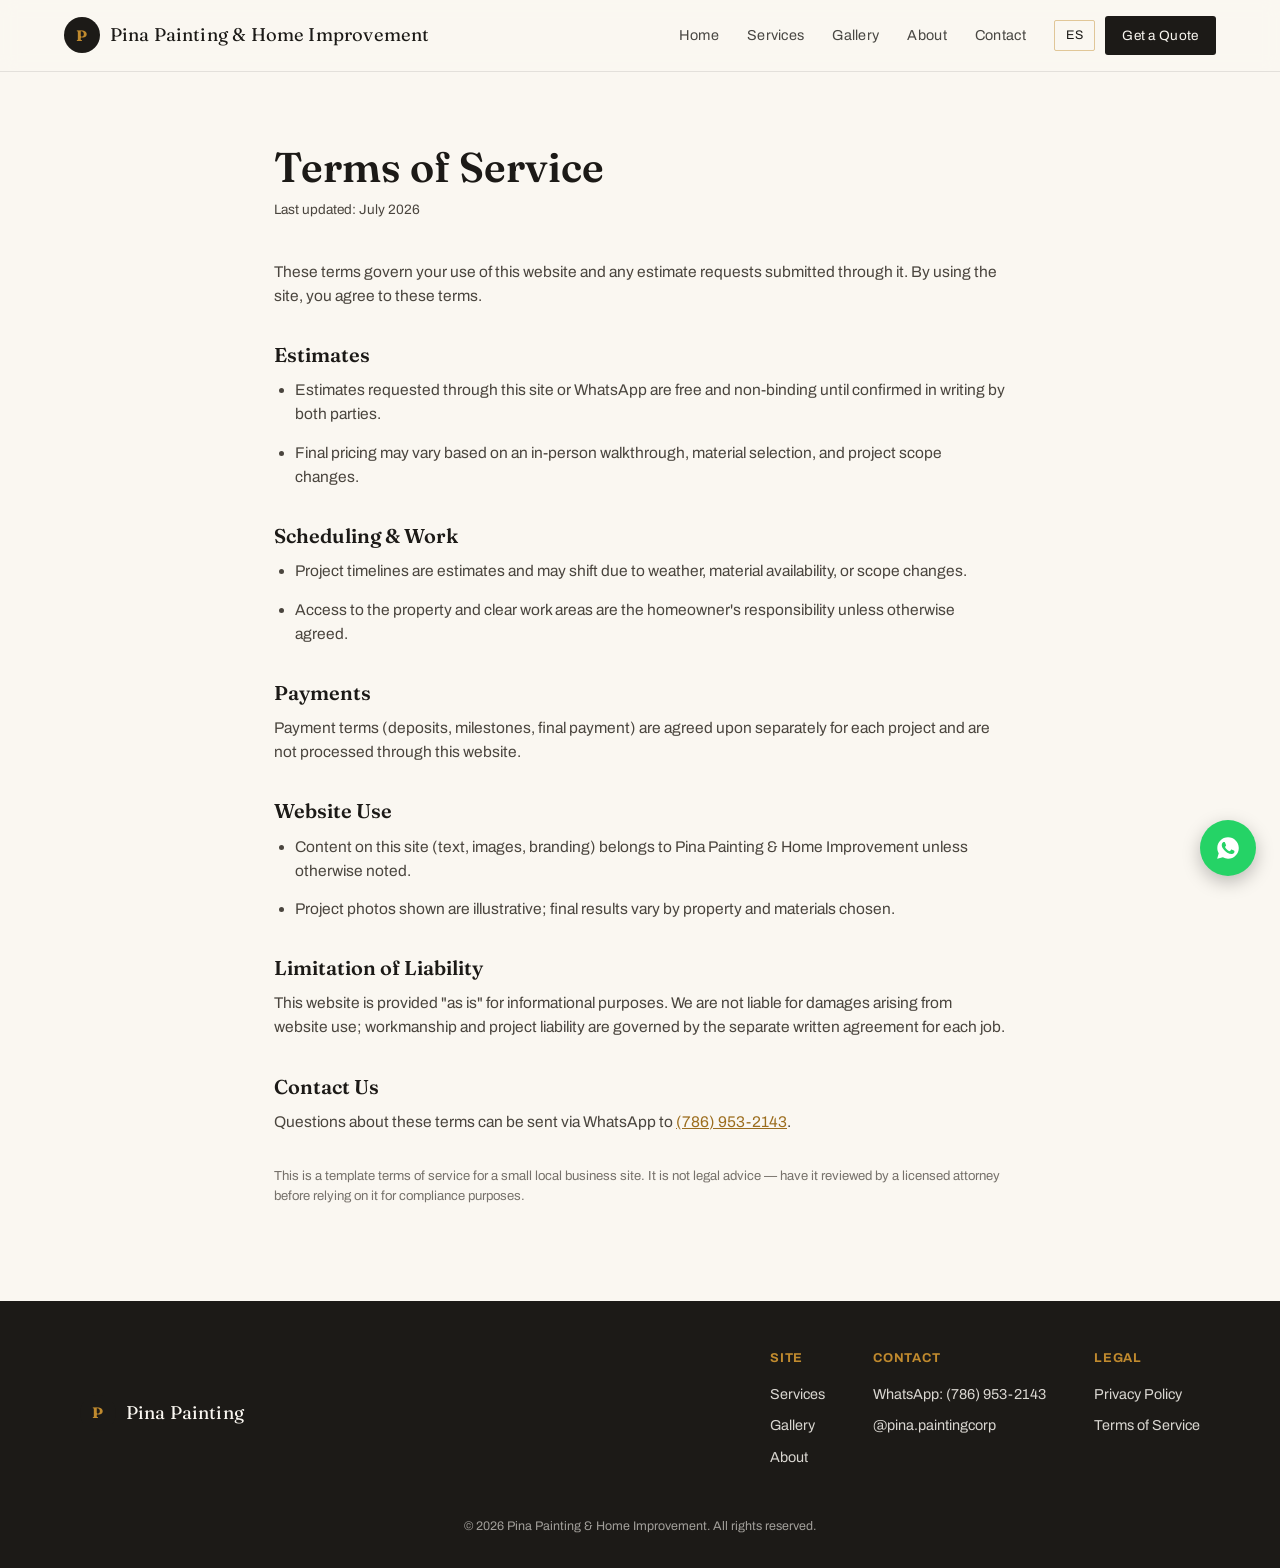
<file: terms.html>
<!DOCTYPE html>
<html lang="en" data-lang="en">
<head>
<meta charset="UTF-8">
<meta name="viewport" content="width=device-width, initial-scale=1.0">
<title>Terms of Service | Pina Painting & Home Improvement</title>
<meta name="description" content="Terms of Service for Pina Painting & Home Improvement.">
<meta name="robots" content="noindex">
<link rel="icon" href="data:,">
<link href="styles.css" rel="stylesheet">
<style>
  .legal { max-width: 780px; margin: 0 auto; padding: 9rem 1.5rem 5rem; position: relative; z-index: 1; }
  .legal h1 { font-size: clamp(1.9rem, 4vw, 2.6rem); margin-bottom: 0.5rem; }
  .legal .updated { color: var(--ink-soft); font-size: 0.85rem; margin-bottom: 2.5rem; }
  .legal h2 { font-size: 1.25rem; margin: 2.25rem 0 0.75rem; }
  .legal p, .legal li { color: var(--ink-soft); font-size: 0.97rem; margin-bottom: 0.9rem; }
  .legal ul { padding-left: 1.3rem; }
  .legal a.inline { color: var(--gold-deep); text-decoration: underline; }
</style>
</head>
<body>

<canvas id="paint-canvas"></canvas>

<nav class="nav">
  <div class="nav-inner">
    <a href="index.html" class="brand">
      <span class="brand-mark">P</span>
      <span>Pina Painting <span data-en>& Home Improvement</span><span data-es>y Mejoras del Hogar</span></span>
    </a>
    <button class="nav-toggle" aria-label="Menu"><span></span><span></span><span></span></button>
    <div class="nav-links">
      <a href="index.html#top" data-en>Home</a><a href="index.html#top" data-es>Inicio</a>
      <a href="index.html#services" data-en>Services</a><a href="index.html#services" data-es>Servicios</a>
      <a href="index.html#gallery" data-en>Gallery</a><a href="index.html#gallery" data-es>Galería</a>
      <a href="index.html#about" data-en>About</a><a href="index.html#about" data-es>Nosotros</a>
      <a href="index.html#contact" data-en>Contact</a><a href="index.html#contact" data-es>Contacto</a>
      <div class="nav-extra">
        <button class="lang-toggle">ES</button>
        <a class="nav-cta" href="https://wa.link/efnrih" target="_blank" rel="noopener"><span data-en>Get a Quote</span><span data-es>Cotizar</span></a>
      </div>
    </div>
  </div>
</nav>

<main class="legal">
  <div data-en>
    <h1>Terms of Service</h1>
    <p class="updated">Last updated: July 2026</p>

    <p>These terms govern your use of this website and any estimate requests submitted through it. By using the site, you agree to these terms.</p>

    <h2>Estimates</h2>
    <ul>
      <li>Estimates requested through this site or WhatsApp are free and non-binding until confirmed in writing by both parties.</li>
      <li>Final pricing may vary based on an in-person walkthrough, material selection, and project scope changes.</li>
    </ul>

    <h2>Scheduling & Work</h2>
    <ul>
      <li>Project timelines are estimates and may shift due to weather, material availability, or scope changes.</li>
      <li>Access to the property and clear work areas are the homeowner's responsibility unless otherwise agreed.</li>
    </ul>

    <h2>Payments</h2>
    <p>Payment terms (deposits, milestones, final payment) are agreed upon separately for each project and are not processed through this website.</p>

    <h2>Website Use</h2>
    <ul>
      <li>Content on this site (text, images, branding) belongs to Pina Painting & Home Improvement unless otherwise noted.</li>
      <li>Project photos shown are illustrative; final results vary by property and materials chosen.</li>
    </ul>

    <h2>Limitation of Liability</h2>
    <p>This website is provided "as is" for informational purposes. We are not liable for damages arising from website use; workmanship and project liability are governed by the separate written agreement for each job.</p>

    <h2>Contact Us</h2>
    <p>Questions about these terms can be sent via WhatsApp to <a class="inline" href="https://wa.link/efnrih" target="_blank" rel="noopener">(786) 953-2143</a>.</p>

    <p style="margin-top:2rem;font-size:0.82rem;opacity:0.75;">This is a template terms of service for a small local business site. It is not legal advice — have it reviewed by a licensed attorney before relying on it for compliance purposes.</p>
  </div>

  <div data-es>
    <h1>Términos de Servicio</h1>
    <p class="updated">Última actualización: julio 2026</p>

    <p>Estos términos rigen el uso de este sitio web y cualquier solicitud de cotización enviada a través de él. Al usar el sitio, aceptas estos términos.</p>

    <h2>Cotizaciones</h2>
    <ul>
      <li>Las cotizaciones solicitadas por este sitio o WhatsApp son gratuitas y no vinculantes hasta que ambas partes las confirmen por escrito.</li>
      <li>El precio final puede variar según una visita en persona, la selección de materiales y cambios en el alcance del proyecto.</li>
    </ul>

    <h2>Programación y Trabajo</h2>
    <ul>
      <li>Los tiempos de proyecto son estimados y pueden cambiar por clima, disponibilidad de materiales o cambios de alcance.</li>
      <li>El acceso a la propiedad y despejar las áreas de trabajo es responsabilidad del dueño, salvo que se acuerde lo contrario.</li>
    </ul>

    <h2>Pagos</h2>
    <p>Los términos de pago (depósitos, avances, pago final) se acuerdan por separado para cada proyecto y no se procesan a través de este sitio web.</p>

    <h2>Uso del Sitio Web</h2>
    <ul>
      <li>El contenido de este sitio (texto, imágenes, marca) pertenece a Pina Painting & Home Improvement salvo que se indique lo contrario.</li>
      <li>Las fotos de proyectos mostradas son ilustrativas; los resultados finales varían según la propiedad y los materiales elegidos.</li>
    </ul>

    <h2>Limitación de Responsabilidad</h2>
    <p>Este sitio web se ofrece "tal cual" con fines informativos. No somos responsables por daños derivados del uso del sitio; la mano de obra y la responsabilidad del proyecto se rigen por el acuerdo escrito separado de cada trabajo.</p>

    <h2>Contáctanos</h2>
    <p>Preguntas sobre estos términos pueden enviarse por WhatsApp al <a class="inline" href="https://wa.link/efnrih" target="_blank" rel="noopener">(786) 953-2143</a>.</p>

    <p style="margin-top:2rem;font-size:0.82rem;opacity:0.75;">Estos son términos de servicio modelo para el sitio de un negocio local. No constituyen asesoría legal — hazlos revisar por un abogado con licencia antes de basarte en ellos para fines de cumplimiento.</p>
  </div>
</main>

<footer>
  <div class="footer-inner">
    <a href="index.html" class="brand"><span class="brand-mark">P</span><span>Pina Painting</span></a>
    <div class="cols">
      <div class="col">
        <h4 data-en>Site</h4><h4 data-es>Sitio</h4>
        <a href="index.html#services" data-en>Services</a><a href="index.html#services" data-es>Servicios</a>
        <a href="index.html#gallery" data-en>Gallery</a><a href="index.html#gallery" data-es>Galería</a>
        <a href="index.html#about" data-en>About</a><a href="index.html#about" data-es>Nosotros</a>
      </div>
      <div class="col">
        <h4 data-en>Contact</h4><h4 data-es>Contacto</h4>
        <a href="https://wa.link/efnrih" target="_blank" rel="noopener">WhatsApp: (786) 953-2143</a>
        <a href="https://www.instagram.com/pina.paintingcorp/" target="_blank" rel="noopener">@pina.paintingcorp</a>
      </div>
      <div class="col">
        <h4 data-en>Legal</h4><h4 data-es>Legal</h4>
        <a href="privacy.html" data-en>Privacy Policy</a><a href="privacy.html" data-es>Política de Privacidad</a>
        <a href="terms.html" data-en>Terms of Service</a><a href="terms.html" data-es>Términos de Servicio</a>
      </div>
    </div>
  </div>
  <p class="footer-bottom">© 2026 Pina Painting & Home Improvement. <span data-en>All rights reserved.</span><span data-es>Todos los derechos reservados.</span></p>
</footer>

<a class="wa-float" href="https://wa.link/efnrih" target="_blank" rel="noopener" aria-label="WhatsApp">
  <svg viewBox="0 0 24 24" fill="currentColor" width="26" height="26"><path d="M12.04 2C6.58 2 2.13 6.45 2.13 11.91c0 1.75.46 3.45 1.32 4.95L2 22l5.25-1.38a9.9 9.9 0 0 0 4.79 1.22h.01c5.46 0 9.91-4.45 9.91-9.91C21.96 6.45 17.5 2 12.04 2zm5.8 14.13c-.24.68-1.4 1.32-1.93 1.4-.5.08-1.13.11-1.83-.11-.42-.14-.96-.32-1.66-.62-2.93-1.26-4.84-4.22-4.98-4.42-.14-.2-1.19-1.58-1.19-3.02 0-1.44.75-2.14 1.02-2.44.27-.29.58-.36.78-.36.19 0 .39 0 .56.01.18.01.42-.07.66.5.24.58.82 2 .89 2.15.07.15.12.32.02.52-.1.2-.15.32-.29.49-.15.17-.31.38-.44.51-.15.15-.3.31-.13.6.17.29.75 1.24 1.62 2.01 1.11 1 2.05 1.31 2.34 1.46.29.15.46.13.63-.08.17-.2.71-.83.9-1.11.19-.29.38-.24.63-.14.26.1 1.65.78 1.93.92.29.15.48.22.55.34.07.13.07.75-.17 1.43z"></path></svg>
</a>

<script src="paint-reveal.js"></script>
<script src="site.js"></script>
</body>
</html>
</file>
<file: styles.css>
/* Pina Painting & Home Improvement — shared styles */
@import url('https://fonts.googleapis.com/css2?family=Fraunces:ital,opsz,wght@0,9..144,500;0,9..144,600;0,9..144,700;1,9..144,500&family=Archivo:wght@400;500;600;700&display=swap');

:root {
  --ink: #1c1a17;
  --ink-soft: #4a453e;
  --cream: #faf7f1;
  --cream-2: #f2ede2;
  --gold: #c08a2e;
  --gold-deep: #9c6d1e;
  --gold-line: rgba(192, 138, 46, 0.45);
  --line: rgba(28, 26, 23, 0.1);
  --font-display: 'Fraunces', serif;
  --font-body: 'Archivo', sans-serif;
}

* { box-sizing: border-box; margin: 0; padding: 0; }
html { scroll-behavior: smooth; }
body {
  background: var(--cream);
  color: var(--ink);
  font-family: var(--font-body);
  line-height: 1.55;
  overflow-x: hidden;
  position: relative;
}
h1, h2, h3 { font-family: var(--font-display); font-weight: 600; line-height: 1.12; }
a { color: inherit; }
img { max-width: 100%; display: block; }
section { position: relative; padding: 6rem 1.5rem; z-index: 1; scroll-margin-top: 84px; }
.container { max-width: 1120px; margin: 0 auto; }
.eyebrow {
  font-size: 0.78rem; letter-spacing: 0.14em; text-transform: uppercase;
  color: var(--gold-deep); font-weight: 600; margin-bottom: 0.9rem; display: inline-block;
}
.lead { font-size: 1.1rem; color: var(--ink-soft); max-width: 620px; }

/* ---------- Paint canvas background layer ---------- */
#paint-canvas {
  position: fixed;
  inset: 0;
  width: 100%;
  height: 100%;
  z-index: 0;
  pointer-events: none;
}

/* ---------- Nav ---------- */
.nav {
  position: fixed; top: 0; left: 0; right: 0; z-index: 50;
  background: rgba(250, 247, 241, 0.88);
  -webkit-backdrop-filter: blur(8px);
  backdrop-filter: blur(8px);
  border-bottom: 1px solid var(--line);
}
.nav-inner {
  display: flex; align-items: center; justify-content: space-between;
  padding: 1rem 1.5rem; max-width: 1200px; margin: 0 auto;
}
.brand { display: flex; align-items: center; gap: 0.6rem; font-family: var(--font-display); font-size: 1.15rem; letter-spacing: 0.01em; text-decoration: none; color: var(--ink); }
.brand-mark {
  width: 36px; height: 36px; border-radius: 50%; background: var(--ink);
  display: flex; align-items: center; justify-content: center; color: var(--gold);
  font-family: var(--font-display); font-weight: 700; font-size: 0.95rem;
}
.nav-links { display: flex; align-items: center; gap: 1.75rem; flex-wrap: wrap; }
.nav-links a { text-decoration: none; font-size: 0.9rem; letter-spacing: 0.02em; color: var(--ink); opacity: 0.8; }
.nav-links a:hover, .nav-links a.active { opacity: 1; border-bottom: 1px solid var(--gold); }
.nav-extra { display: flex; align-items: center; gap: 0.6rem; flex-shrink: 0; }
.nav-links a.nav-cta {
  display: inline-flex; align-items: center;
  background: var(--ink); color: var(--cream); opacity: 1; padding: 0.55rem 1.1rem; border-radius: 3px;
  font-size: 0.85rem; text-decoration: none; letter-spacing: 0.02em; white-space: nowrap;
}
.nav-links a.nav-cta:hover { background: var(--gold-deep); border-bottom: none; }
.lang-toggle {
  background: transparent; border: 1px solid var(--gold-line); color: var(--ink);
  padding: 0.35rem 0.7rem; border-radius: 2px; font-family: var(--font-body); font-size: 0.78rem;
  cursor: pointer; letter-spacing: 0.04em; flex-shrink: 0; line-height: 1.4;
}
.nav-toggle { display: none; background: none; border: none; cursor: pointer; padding: 0.4rem; }
.nav-toggle span { display: block; width: 22px; height: 2px; background: var(--ink); margin: 5px 0; }

@media (max-width: 860px) {
  .nav-links { position: fixed; top: 64px; left: 0; right: 0; background: var(--cream); flex-direction: column;
    align-items: flex-start; padding: 1.5rem; gap: 1.1rem; border-bottom: 1px solid var(--line);
    transform: translateY(-140%); transition: transform 0.25s ease; }
  .nav-links.open { transform: translateY(0); }
  .nav-toggle { display: block; }
  .nav-extra { width: 100%; }
}

/* ---------- Hero ---------- */
.hero {
  padding: 9.5rem 1.5rem 5rem;
  text-align: center;
  position: relative;
  z-index: 1;
}
.hero h1 { font-size: clamp(2.2rem, 5.5vw, 4rem); max-width: 900px; margin: 0 auto 1.2rem; }
.hero .lead { margin: 0 auto 2rem; text-align: center; }
.hero-actions { display: flex; gap: 1rem; justify-content: center; flex-wrap: wrap; }
.btn {
  display: inline-flex; align-items: center; gap: 0.5rem; text-decoration: none;
  padding: 0.85rem 1.6rem; border-radius: 3px; font-size: 0.92rem; letter-spacing: 0.02em; font-weight: 600;
}
.btn-primary { background: var(--ink); color: var(--cream); }
.btn-primary:hover { background: var(--gold-deep); }
.btn-outline { border: 1px solid var(--ink); color: var(--ink); }
.btn-outline:hover { background: var(--ink); color: var(--cream); }
.hero-hint { margin-top: 1.75rem; font-size: 0.8rem; color: var(--ink-soft); opacity: 0.75; letter-spacing: 0.02em; }

/* ---------- Sections ---------- */
.section-alt { background: var(--cream-2); }
.section-head { text-align: center; max-width: 640px; margin: 0 auto 3rem; }
.section-head .lead { margin: 0 auto; text-align: center; }

.grid-3 { display: grid; grid-template-columns: repeat(3, 1fr); gap: 1.75rem; }
.grid-2 { display: grid; grid-template-columns: repeat(2, 1fr); gap: 1.75rem; }
@media (max-width: 860px) { .grid-3, .grid-2 { grid-template-columns: 1fr; } }

.card {
  background: var(--cream); border: 1px solid var(--line); border-radius: 6px; padding: 2rem;
}
.card .icon { width: 46px; height: 46px; border-radius: 50%; background: var(--ink); color: var(--gold);
  display: flex; align-items: center; justify-content: center; margin-bottom: 1.1rem; font-size: 1.2rem; }
.card h3 { font-size: 1.2rem; margin-bottom: 0.6rem; }
.card p { color: var(--ink-soft); font-size: 0.95rem; }

.stat-row { display: flex; gap: 3rem; justify-content: center; flex-wrap: wrap; margin-top: 2.5rem; }
.stat { text-align: center; }
.stat .num { font-family: var(--font-display); font-size: 2.2rem; color: var(--gold-deep); }
.stat .label { font-size: 0.82rem; color: var(--ink-soft); letter-spacing: 0.03em; }

/* ---------- Gallery ---------- */
.gallery-grid { display: grid; grid-template-columns: repeat(3, 1fr); gap: 1.2rem; }
@media (max-width: 860px) { .gallery-grid { grid-template-columns: repeat(2, 1fr); } }
@media (max-width: 560px) { .gallery-grid { grid-template-columns: 1fr; } }
.gallery-item {
  aspect-ratio: 4/3; border-radius: 6px; overflow: hidden; position: relative;
  display: flex; align-items: flex-end; padding: 1rem; color: #fff;
  background-size: cover; background-position: center;
}
.gallery-item::after {
  content: ""; position: absolute; inset: 0;
  background: linear-gradient(180deg, rgba(0,0,0,0) 40%, rgba(0,0,0,0.55) 100%);
}
.gallery-item span { position: relative; z-index: 1; font-size: 0.85rem; letter-spacing: 0.02em; }
.placeholder-note {
  text-align: center; font-size: 0.82rem; color: var(--ink-soft); margin-top: 1.5rem; opacity: 0.8;
}

/* ---------- Testimonials ---------- */
.quote-card { background: var(--cream); border: 1px solid var(--line); border-radius: 6px; padding: 1.75rem; }
.quote-card p { font-style: italic; color: var(--ink-soft); margin-bottom: 1rem; }
.quote-card .who { font-size: 0.85rem; font-weight: 600; color: var(--ink); }

/* ---------- Contact ---------- */
.contact-wrap { display: grid; grid-template-columns: 1.1fr 0.9fr; gap: 2.5rem; }
@media (max-width: 860px) { .contact-wrap { grid-template-columns: 1fr; } }
.contact-info-card {
  background: var(--ink); color: var(--cream); border-radius: 8px; padding: 2.5rem;
}
.contact-info-card h3 { color: var(--cream); margin-bottom: 1rem; }
.contact-line { display: flex; gap: 0.75rem; align-items: flex-start; margin-bottom: 1.1rem; font-size: 0.95rem; }
.contact-line b { display: block; font-size: 0.78rem; letter-spacing: 0.06em; text-transform: uppercase; color: var(--gold); margin-bottom: 0.15rem; }
.contact-line a { text-decoration: none; color: var(--cream); }

form.quote-form { display: flex; flex-direction: column; gap: 1rem; }
.quote-form input, .quote-form select, .quote-form textarea {
  width: 100%; padding: 0.85rem 1rem; border: 1px solid var(--line); border-radius: 4px;
  background: var(--cream); font-family: var(--font-body); font-size: 0.95rem; color: var(--ink);
}
.quote-form textarea { min-height: 120px; resize: vertical; }
.quote-form label { font-size: 0.8rem; letter-spacing: 0.03em; color: var(--ink-soft); margin-bottom: -0.4rem; }

/* ---------- Footer ---------- */
footer {
  background: var(--ink); color: var(--cream); padding: 3rem 1.5rem 2rem; position: relative; z-index: 1;
}
.footer-inner { max-width: 1120px; margin: 0 auto; display: flex; justify-content: space-between; flex-wrap: wrap; gap: 2rem; }
.footer-inner .brand { color: var(--cream); }
footer .cols { display: flex; gap: 3rem; flex-wrap: wrap; }
footer .col h4 { font-size: 0.8rem; letter-spacing: 0.06em; text-transform: uppercase; color: var(--gold); margin-bottom: 0.9rem; }
footer .col a { display: block; text-decoration: none; color: var(--cream); opacity: 0.85; font-size: 0.9rem; margin-bottom: 0.55rem; }
.footer-bottom { text-align: center; font-size: 0.78rem; opacity: 0.6; margin-top: 2.5rem; }

/* ---------- WhatsApp floating button ---------- */
.wa-float {
  position: fixed; bottom: 1.5rem; right: 1.5rem; z-index: 60;
  background: #25D366; color: #fff; width: 56px; height: 56px; border-radius: 50%;
  display: flex; align-items: center; justify-content: center; text-decoration: none;
  box-shadow: 0 6px 18px rgba(0,0,0,0.25); font-size: 1.5rem;
}

/* ---------- Page header (inner pages) ---------- */
.page-header { padding: 9rem 1.5rem 3.5rem; text-align: center; position: relative; z-index: 1; }
.page-header h1 { font-size: clamp(2rem, 4.5vw, 3rem); margin-bottom: 0.8rem; }

/* ---------- Bilingual toggle ---------- */
[data-lang="en"] [data-es] { display: none; }
[data-lang="es"] [data-en] { display: none; }
</file>
